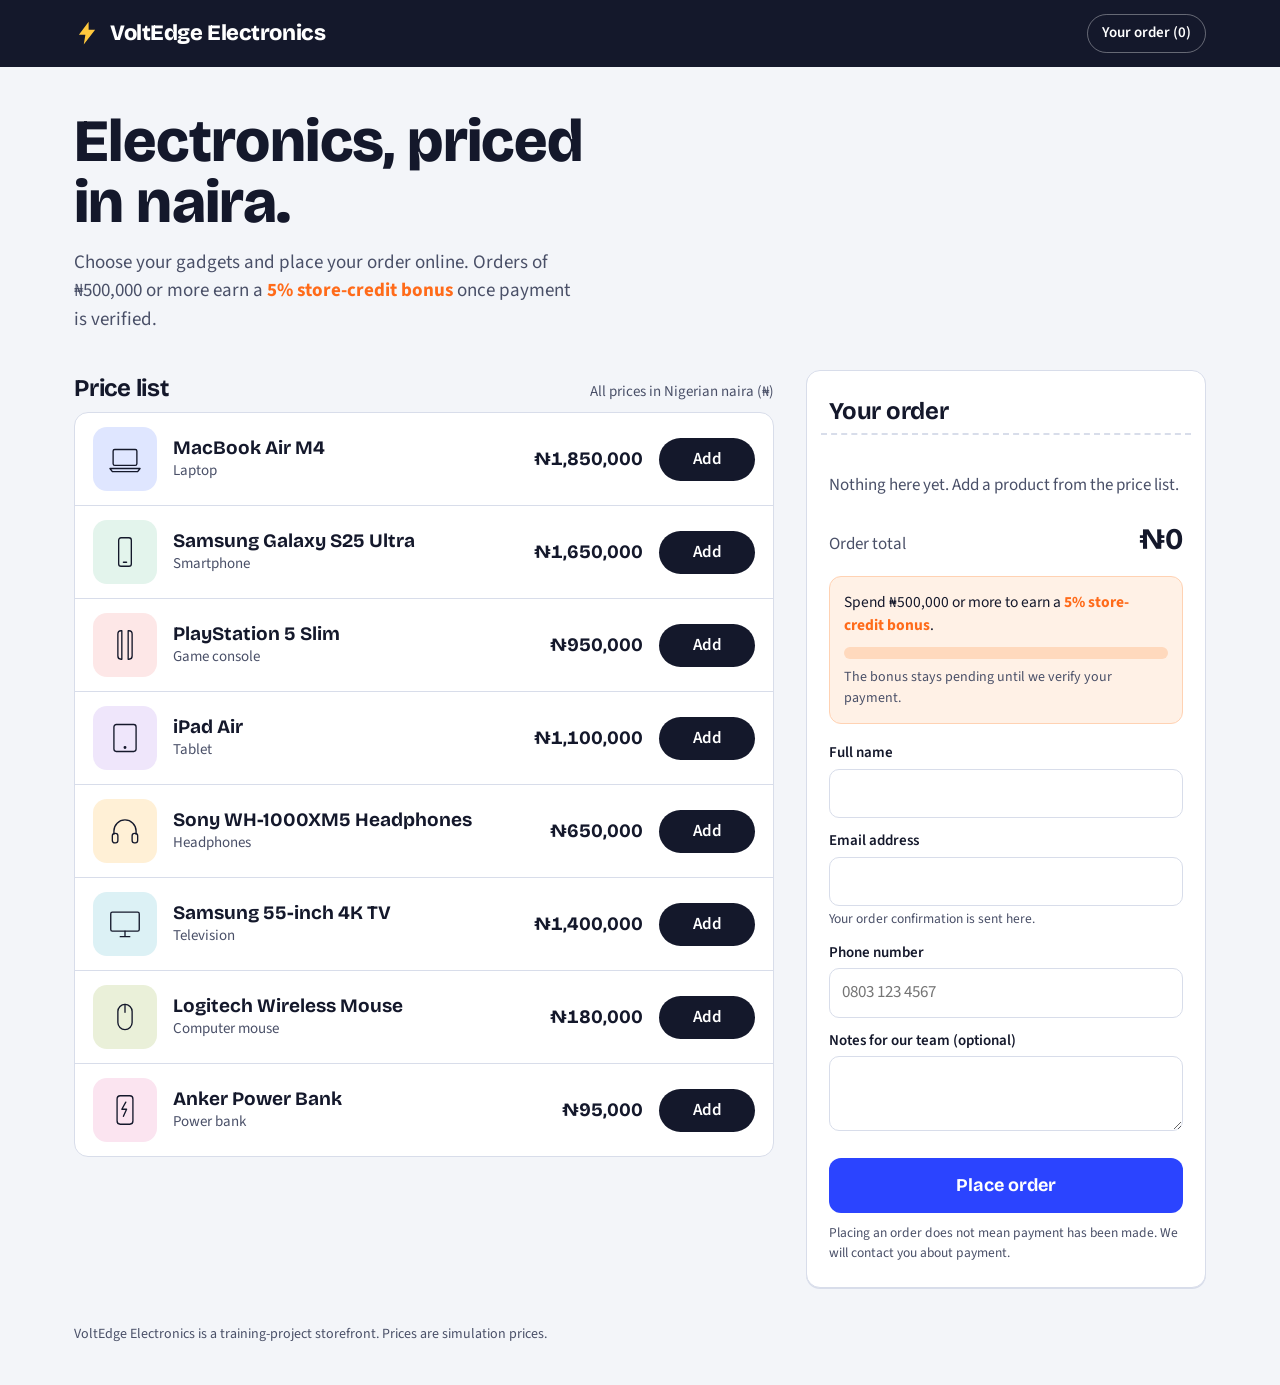
<file: index.html>
<!DOCTYPE html>
<html lang="en">
<head>
<meta charset="utf-8">
<meta name="viewport" content="width=device-width, initial-scale=1">
<title>VoltEdge Electronics – Order online</title>
<meta name="description" content="Order phones, laptops, TVs and accessories from VoltEdge Electronics. Prices in naira.">
<link rel="preconnect" href="https://fonts.googleapis.com">
<link rel="preconnect" href="https://fonts.gstatic.com" crossorigin>
<link href="https://fonts.googleapis.com/css2?family=Bricolage+Grotesque:opsz,wght@12..96,500;12..96,700;12..96,800&family=Source+Sans+3:wght@400;500;600&display=swap" rel="stylesheet">
<link rel="stylesheet" href="styles.css">
</head>
<body>

<header class="top">
  <div class="top-in">
    <a class="brand" href="#">
      <svg viewBox="0 0 32 32" aria-hidden="true"><path d="M18 2 6 18h8l-2 12 14-18h-8z" fill="#ffc83d"/></svg>
      VoltEdge Electronics
    </a>
    <a class="jump" href="#ticket">Your order (<span id="topCount">0</span>)</a>
  </div>
</header>

<section class="intro">
  <h1>Electronics, priced in naira.</h1>
  <p>Choose your gadgets and place your order online. Orders of ₦500,000 or more earn a <strong>5% store-credit bonus</strong> once payment is verified.</p>
</section>

<main class="wrap">
  <section aria-labelledby="listTitle">
    <div class="list-head">
      <h2 id="listTitle">Price list</h2>
      <span>All prices in Nigerian naira (₦)</span>
    </div>
    <div class="rows" id="rows"></div>
  </section>

  <aside class="ticket" id="ticket" aria-live="polite">
    <div id="orderPanel">
      <h2>Your order</h2>
      <div id="cfgWarn" class="banner warn" hidden>The order link is not set yet. Open <code>app.js</code> and paste your n8n webhook address into <code>ORDER_WEBHOOK_URL</code>.</div>
      <p class="empty" id="empty">Nothing here yet. Add a product from the price list.</p>
      <ul class="lines" id="lines"></ul>

      <div class="total"><span>Order total</span><strong id="total">₦0</strong></div>

      <div class="meter" id="meter">
        <p id="meterText"></p>
        <div class="bar" role="progressbar" aria-valuemin="0" aria-valuemax="500000" aria-valuenow="0" aria-label="Progress towards the bonus"><i id="meterFill"></i></div>
        <small>The bonus stays pending until we verify your payment.</small>
      </div>

      <form id="orderForm" novalidate>
        <div id="formError" class="banner bad" role="alert" hidden></div>
        <div class="field">
          <label for="name">Full name</label>
          <input id="name" name="name" autocomplete="name" required>
          <div class="err" data-for="name"></div>
        </div>
        <div class="field">
          <label for="email">Email address</label>
          <input id="email" name="email" type="email" autocomplete="email" required>
          <div class="hint">Your order confirmation is sent here.</div>
          <div class="err" data-for="email"></div>
        </div>
        <div class="field">
          <label for="phone">Phone number</label>
          <input id="phone" name="phone" type="tel" autocomplete="tel" placeholder="0803 123 4567" required>
          <div class="err" data-for="phone"></div>
        </div>
        <div class="field">
          <label for="notes">Notes for our team (optional)</label>
          <textarea id="notes" name="notes" maxlength="500"></textarea>
        </div>
        <button class="submit" id="submitBtn" type="submit">Place order</button>
        <p class="fine">Placing an order does not mean payment has been made. We will contact you about payment.</p>
      </form>
    </div>

    <div class="done" id="donePanel">
      <h2>Order received</h2>
      <div class="ref" id="doneRef"></div>
      <dl>
        <dt>Order total</dt><dd id="doneTotal"></dd>
        <dt>Payment</dt><dd><span class="pill">Not yet verified</span></dd>
        <dt id="doneBonusLabel">Bonus</dt><dd id="doneBonus"></dd>
      </dl>
      <p id="doneMsg" style="margin:16px 0 0"></p>
      <ul class="next">
        <li>A confirmation email is on its way to <b id="doneEmail"></b>.</li>
        <li>Keep your order reference for any questions.</li>
      </ul>
      <button class="ghost" id="againBtn" type="button">Place another order</button>
    </div>
  </aside>
</main>

<footer>VoltEdge Electronics is a training-project storefront. Prices are simulation prices.</footer>

<div class="bar-m"><span><b id="mCount">0</b> item(s) · <b id="mTotal">₦0</b></span><a href="#ticket">Review order</a></div>

<script src="app.js"></script>
</body>
</html>
</file>
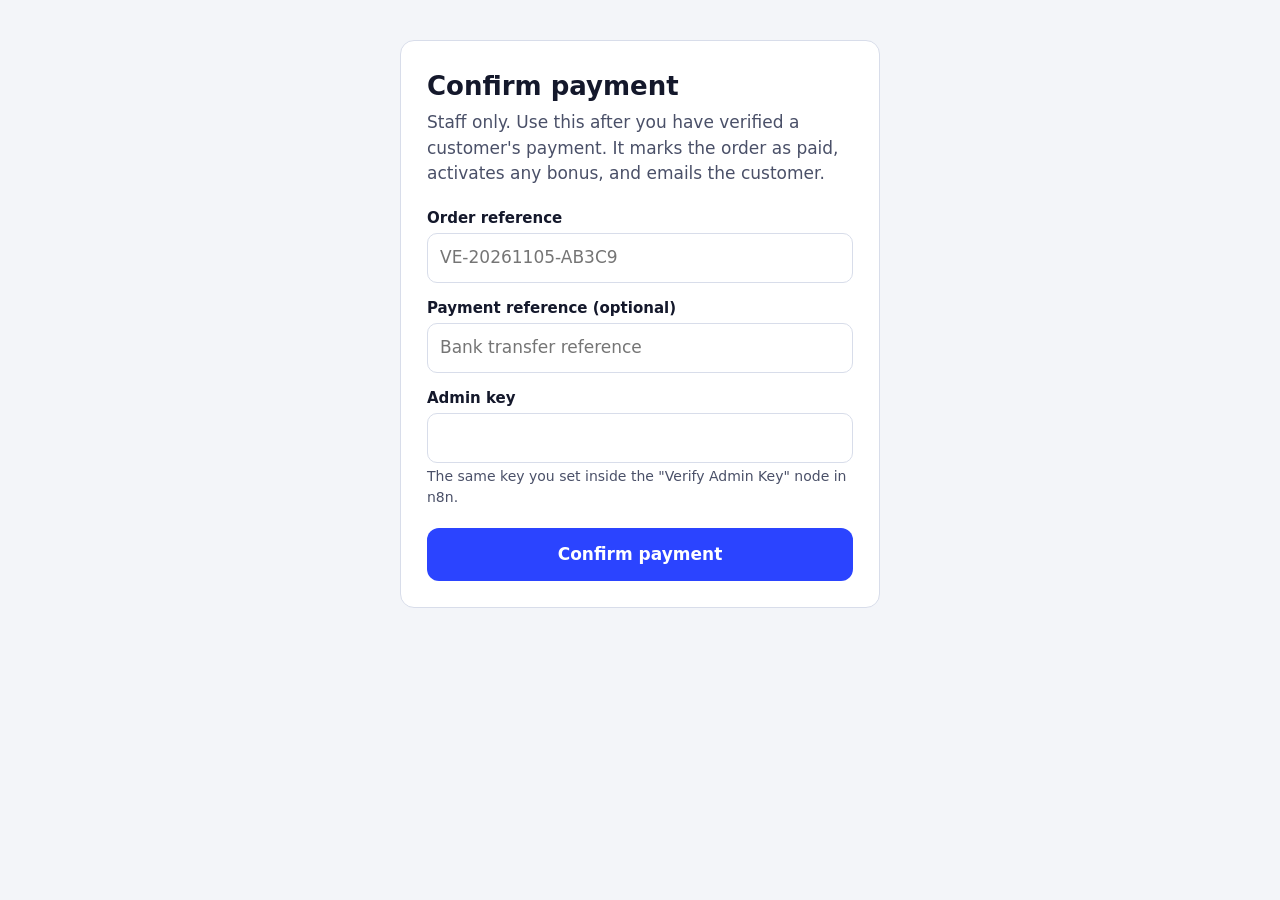
<file: admin.html>
<!DOCTYPE html>
<html lang="en">
<head>
<meta charset="utf-8">
<meta name="viewport" content="width=device-width, initial-scale=1">
<meta name="robots" content="noindex">
<title>VoltEdge – Confirm payment (staff only)</title>
<link rel="stylesheet" href="admin.css">
</head>
<body>
<main>
  <div class="card">
    <h1>Confirm payment</h1>
    <p class="lead">Staff only. Use this after you have verified a customer's payment. It marks the order as paid, activates any bonus, and emails the customer.</p>
    <p class="hint" id="cfgWarn" hidden>Open <code>admin.js</code> and paste your n8n payment webhook address into <code>CONFIRM_WEBHOOK_URL</code>.</p>

    <form id="f" novalidate>
      <label for="ref">Order reference</label>
      <input id="ref" placeholder="VE-20261105-AB3C9" autocomplete="off" required>

      <label for="pay">Payment reference (optional)</label>
      <input id="pay" placeholder="Bank transfer reference" autocomplete="off">

      <label for="key">Admin key</label>
      <input id="key" type="password" autocomplete="off" required>
      <div class="hint">The same key you set inside the "Verify Admin Key" node in n8n.</div>

      <button id="btn" type="submit">Confirm payment</button>
    </form>
    <div id="result" role="status"></div>
  </div>
</main>
<script src="admin.js"></script>
</body>
</html>
</file>
<file: styles.css>
:root{
  --paper:#f3f5f9;
  --panel:#ffffff;
  --ink:#14182b;
  --ink-soft:#4a5068;
  --line:#d8ddea;
  --volt:#2b44ff;
  --volt-deep:#1c2fc4;
  --bonus:#ff6b1a;
  --bonus-soft:#fff1e6;
  --ok:#0b8a5f;
  --ok-soft:#e5f6ee;
  --bad:#c62d2d;
  --bad-soft:#fdecec;
  --display:"Bricolage Grotesque","Segoe UI",system-ui,sans-serif;
  --body:"Source Sans 3","Segoe UI",system-ui,sans-serif;
}
*{box-sizing:border-box}
html{scroll-behavior:smooth}
body{margin:0;background:var(--paper);color:var(--ink);font-family:var(--body);font-size:17px;line-height:1.5;-webkit-font-smoothing:antialiased}
h1,h2,h3{font-family:var(--display);margin:0;letter-spacing:-.01em}
button,input,textarea{font:inherit;color:inherit}
:focus-visible{outline:3px solid var(--volt);outline-offset:2px}
.sr{position:absolute;width:1px;height:1px;overflow:hidden;clip:rect(0 0 0 0);white-space:nowrap}

/* Top bar */
.top{background:var(--ink);color:#fff}
.top-in{max-width:1180px;margin:0 auto;padding:14px 24px;display:flex;align-items:center;justify-content:space-between;gap:16px}
.brand{display:flex;align-items:center;gap:10px;font-family:var(--display);font-weight:800;font-size:22px;letter-spacing:-.02em;text-decoration:none;color:#fff}
.brand svg{width:26px;height:26px}
.top a.jump{color:#fff;text-decoration:none;font-weight:600;border:1px solid rgba(255,255,255,.35);padding:7px 14px;border-radius:999px;font-size:15px}
.top a.jump:hover{background:rgba(255,255,255,.12)}

/* Intro */
.intro{max-width:1180px;margin:0 auto;padding:44px 24px 12px}
.intro h1{font-size:clamp(34px,5.4vw,60px);font-weight:800;line-height:1.02;max-width:15ch}
.intro p{max-width:56ch;color:var(--ink-soft);font-size:19px;margin:16px 0 0}
.intro p strong{color:var(--bonus)}

/* Layout */
.wrap{max-width:1180px;margin:0 auto;padding:24px;display:grid;grid-template-columns:minmax(0,1fr) 400px;gap:32px;align-items:start}
@media (max-width:980px){.wrap{grid-template-columns:1fr}}

/* Price list */
.list-head{display:flex;justify-content:space-between;align-items:baseline;margin:0 0 6px}
.list-head h2{font-size:24px}
.list-head span{color:var(--ink-soft);font-size:15px}
.rows{background:var(--panel);border:1px solid var(--line);border-radius:14px;overflow:hidden}
.row{display:grid;grid-template-columns:64px minmax(0,1fr) auto auto;align-items:center;gap:16px;padding:14px 18px;border-top:1px solid var(--line)}
.row:first-child{border-top:0}
.tile{width:64px;height:64px;border-radius:14px;display:grid;place-items:center}
.tile svg{width:38px;height:38px;fill:none;stroke:var(--ink);stroke-width:1.7;stroke-linecap:round;stroke-linejoin:round}
.pname{font-family:var(--display);font-weight:700;font-size:19px;line-height:1.2}
.pcat{color:var(--ink-soft);font-size:15px}
.price{font-family:var(--display);font-weight:700;font-size:19px;font-variant-numeric:tabular-nums;white-space:nowrap}
.add{background:var(--ink);color:#fff;border:0;border-radius:999px;padding:9px 20px;font-weight:600;cursor:pointer;min-width:96px}
.add:hover{background:var(--volt)}
.step{display:inline-flex;align-items:center;border:1.5px solid var(--ink);border-radius:999px;overflow:hidden;min-width:96px;justify-content:space-between}
.step button{background:none;border:0;width:36px;height:38px;font-size:20px;cursor:pointer;line-height:1}
.step button:hover{background:var(--ink);color:#fff}
.step output{font-weight:600;min-width:24px;text-align:center;font-variant-numeric:tabular-nums}
@media (max-width:640px){
  .row{grid-template-columns:52px minmax(0,1fr);gap:10px 14px}
  .tile{width:52px;height:52px}
  .price{grid-column:2}
  .row .ctl{grid-column:2}
}

/* Order ticket */
.ticket{position:sticky;top:20px;background:var(--panel);border-radius:14px;border:1px solid var(--line);padding:22px 22px 24px;box-shadow:0 1px 0 var(--line)}
.ticket::before,.ticket::after{content:"";position:absolute;left:14px;right:14px;border-top:2px dashed var(--line)}
.ticket::before{top:62px}
.ticket::after{display:none}
.ticket h2{font-size:24px;padding-bottom:26px}
.empty{color:var(--ink-soft);margin:18px 0 6px}
.lines{list-style:none;margin:18px 0 0;padding:0}
.line{display:grid;grid-template-columns:minmax(0,1fr) auto;gap:2px 12px;padding:9px 0;border-bottom:1px solid var(--line);font-size:16px}
.line small{color:var(--ink-soft);font-size:14px}
.line b{font-variant-numeric:tabular-nums;font-weight:600}
.line button{grid-column:2;justify-self:end;background:none;border:0;color:var(--bad);font-size:14px;cursor:pointer;padding:0;text-decoration:underline}
.total{display:flex;justify-content:space-between;align-items:baseline;margin:14px 0 4px}
.total span{color:var(--ink-soft)}
.total strong{font-family:var(--display);font-size:30px;font-variant-numeric:tabular-nums}

/* Bonus meter: the one memorable element */
.meter{margin:14px 0 4px;padding:14px;border-radius:12px;background:var(--bonus-soft);border:1px solid #ffd2b3}
.meter p{margin:0 0 10px;font-size:15.5px}
.meter p b{color:var(--bonus)}
.bar{height:12px;border-radius:99px;background:#ffd9bd;overflow:hidden;position:relative}
.bar i{position:absolute;inset:0 auto 0 0;width:0;background:var(--bonus);border-radius:99px;transition:width .5s cubic-bezier(.2,.8,.2,1)}
.meter.hit{background:var(--ok-soft);border-color:#b7ebd2}
.meter.hit p b{color:var(--ok)}
.meter.hit .bar{background:#c4ecd9}
.meter.hit .bar i{background:var(--ok)}
.meter small{display:block;margin-top:8px;color:var(--ink-soft);font-size:14px}

/* Form */
form{margin-top:18px}
.field{margin-bottom:12px}
label{display:block;font-weight:600;font-size:15px;margin-bottom:4px}
input,textarea{width:100%;padding:11px 12px;border:1.5px solid var(--line);border-radius:10px;background:#fff}
input:focus,textarea:focus{border-color:var(--volt)}
textarea{resize:vertical;min-height:64px}
.hint{color:var(--ink-soft);font-size:13.5px;margin-top:3px}
.err{color:var(--bad);font-size:14px;margin-top:3px;min-height:0}
.invalid{border-color:var(--bad)}
.submit{width:100%;margin-top:6px;background:var(--volt);color:#fff;border:0;border-radius:12px;padding:14px;font-family:var(--display);font-weight:700;font-size:18px;cursor:pointer}
.submit:hover{background:var(--volt-deep)}
.submit[disabled]{opacity:.55;cursor:not-allowed}
.fine{color:var(--ink-soft);font-size:13.5px;margin:10px 0 0}
.banner{border-radius:10px;padding:12px 14px;margin:0 0 14px;font-size:15px}
.banner.bad{background:var(--bad-soft);border:1px solid #f4b7b7;color:#7d1a1a}
.banner.warn{background:#fff8dd;border:1px solid #f1dc8a;color:#5e4b00}
.banner ul{margin:6px 0 0;padding-left:18px}

/* Confirmation */
.done{display:none}
.done h2{font-size:26px;padding-bottom:0}
.ref{font-family:var(--display);font-weight:800;font-size:26px;background:var(--paper);border-radius:10px;padding:12px 14px;margin:16px 0;letter-spacing:.01em;word-break:break-all}
.done dl{margin:0;display:grid;grid-template-columns:auto 1fr;gap:6px 14px;font-size:16px}
.done dt{color:var(--ink-soft)}
.done dd{margin:0;text-align:right;font-weight:600}
.pill{display:inline-block;background:#fff4c9;border:1px solid #f1dc8a;border-radius:99px;padding:2px 10px;font-size:14px;font-weight:600}
.next{margin:16px 0 0;padding-left:20px}
.ghost{margin-top:16px;width:100%;background:none;border:1.5px solid var(--ink);border-radius:12px;padding:11px;font-weight:600;cursor:pointer}
.ghost:hover{background:var(--ink);color:#fff}

/* Mobile order bar */
.bar-m{display:none}
@media (max-width:980px){
  .ticket{position:static}
  .bar-m{display:flex;position:fixed;left:0;right:0;bottom:0;z-index:5;background:var(--ink);color:#fff;padding:12px 18px;justify-content:space-between;align-items:center;gap:12px}
  .bar-m a{background:var(--volt);color:#fff;text-decoration:none;font-weight:600;padding:9px 18px;border-radius:999px}
  body{padding-bottom:70px}
}
footer{max-width:1180px;margin:0 auto;padding:12px 24px 40px;color:var(--ink-soft);font-size:14px}
@media (prefers-reduced-motion:reduce){.bar i{transition:none}html{scroll-behavior:auto}}
</file>
<file: admin.css>
:root{--paper:#f3f5f9;--ink:#14182b;--soft:#4a5068;--line:#d8ddea;--volt:#2b44ff;--ok:#0b8a5f;--bad:#c62d2d}
*{box-sizing:border-box}
body{margin:0;background:var(--paper);color:var(--ink);font-family:"Segoe UI",system-ui,sans-serif;font-size:17px;line-height:1.5}
main{max-width:520px;margin:40px auto;padding:0 20px}
.card{background:#fff;border:1px solid var(--line);border-radius:14px;padding:26px}
h1{margin:0 0 4px;font-size:26px}
p.lead{margin:0 0 20px;color:var(--soft)}
label{display:block;font-weight:600;font-size:15px;margin:14px 0 4px}
input{width:100%;padding:11px 12px;border:1.5px solid var(--line);border-radius:10px;font:inherit}
input:focus-visible,button:focus-visible{outline:3px solid var(--volt);outline-offset:2px}
button{margin-top:20px;width:100%;background:var(--volt);color:#fff;border:0;border-radius:12px;padding:14px;font:inherit;font-weight:700;cursor:pointer}
button[disabled]{opacity:.55;cursor:not-allowed}
.hint{color:var(--soft);font-size:14px;margin-top:3px}
#result{margin-top:18px;border-radius:10px;padding:12px 14px;display:none;font-size:15.5px}
#result.ok{display:block;background:#e5f6ee;border:1px solid #b7ebd2;color:#0a5a3e}
#result.bad{display:block;background:#fdecec;border:1px solid #f4b7b7;color:#7d1a1a}
code{background:var(--paper);padding:1px 5px;border-radius:5px}
</file>
